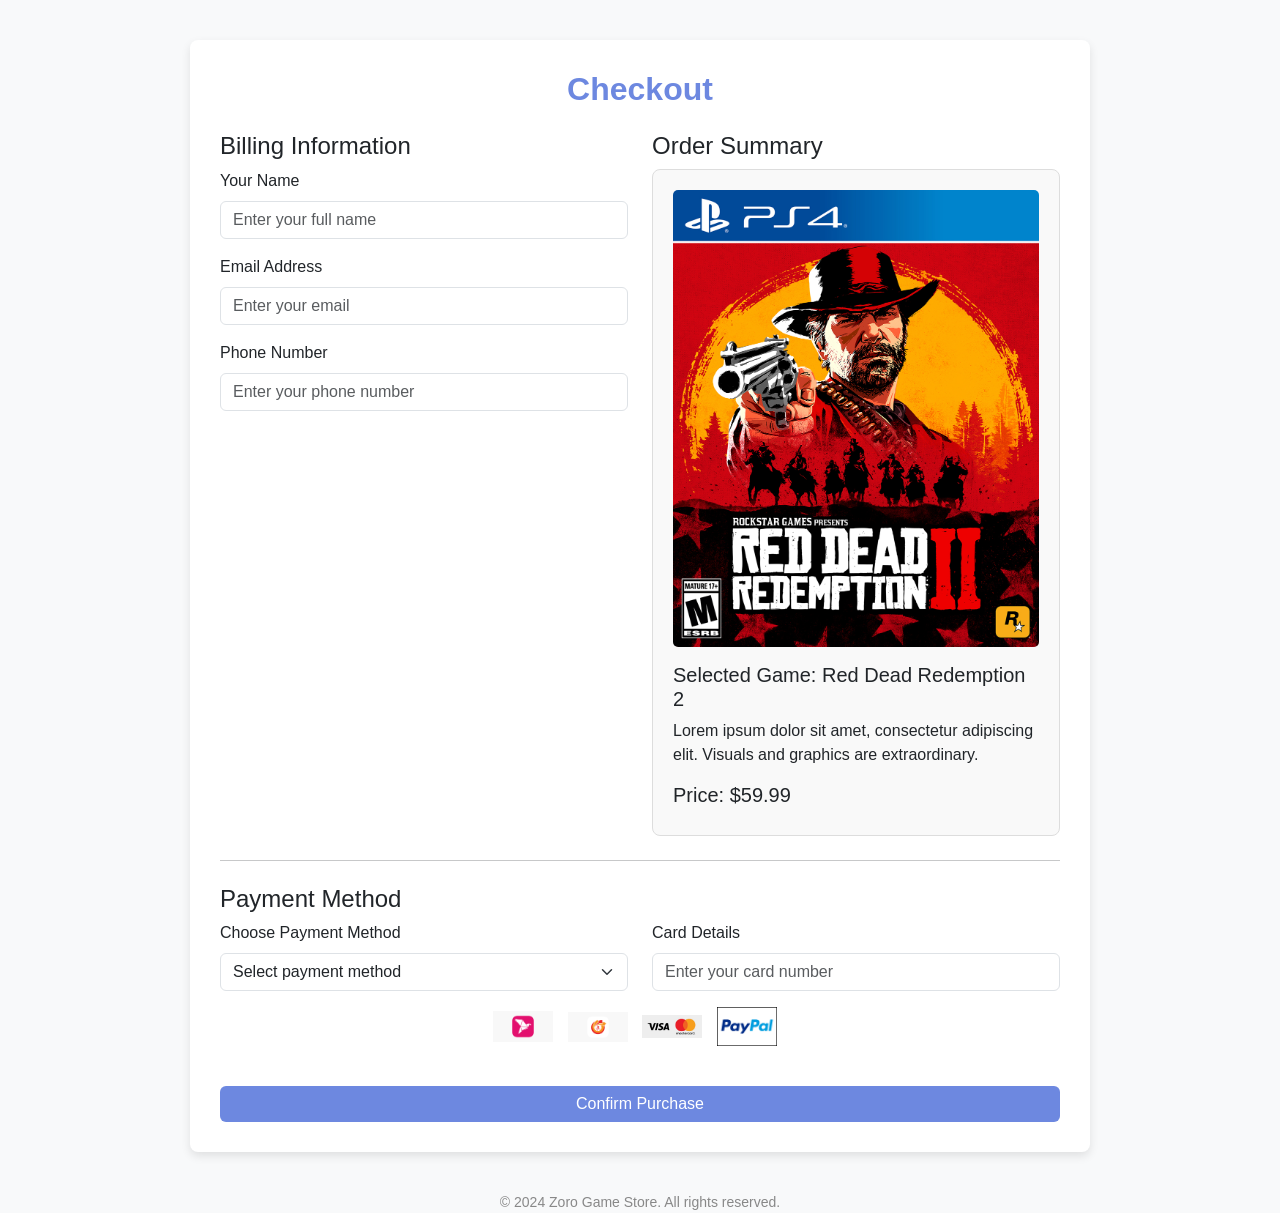
<file: buynow.html>
<!doctype html>
<html lang="en">

<head>
    <meta charset="utf-8">
    <meta name="viewport" content="width=device-width, initial-scale=1">
    <link rel="stylesheet" href="buynow1.css">
    <link href="https://cdn.jsdelivr.net/npm/bootstrap@5.3.0/dist/css/bootstrap.min.css" rel="stylesheet"
      integrity="sha384-9ndCyUaIbzAi2FUVXJi0CjmCapSmO7SnpJef0486qhLnuZ2cdeRhO02iuK6FUUVM" crossorigin="anonymous" />
    <link rel="stylesheet" href="buynow1.css" />
    <script src="https://cdn.jsdelivr.net/npm/bootstrap@5.3.0/dist/js/bootstrap.bundle.min.js"
      integrity="sha384-geWF76RCwLtnZ8qwWowPQNguL3RmwHVBC9FhGdlKrxdiJJigb/j/68SIy3Te4Bkz"
      crossorigin="anonymous"></script>
</head>

<body>

    <div class="container checkout-container">
      <h2 class="text-center mb-4">Checkout</h2>
        <form method="POST" action="process_payment.php">
          <!-- Billing Information -->
          <div class="row">
            <div class="col-md-6">
              <h4>Billing Information</h4>
              <div class="mb-3">
                <label for="buyerName" class="form-label">Your Name</label>
                <input type="text" class="form-control" id="buyerName" name="buyerName" placeholder="Enter your full name" required>
              </div>
              <div class="mb-3">
                <label for="email" class="form-label">Email Address</label>
                <input type="email" class="form-control" id="email" name="email" placeholder="Enter your email" required>
              </div>
              <div class="mb-3">
                <label for="phone" class="form-label">Phone Number</label>
                <input type="tel" class="form-control" id="phone" name="phone" placeholder="Enter your phone number" required>
              </div>
            </div>
        
            <!-- Order Summary -->
            <div class="col-md-6">
              <h4>Order Summary</h4>
              <div class="checkout-summary">
                <img id="gameImage" src="img/rdr.jpg" alt="Game Thumbnail">
                <h5 id="gameTitle" class="mt-3">Selected Game: Red Dead Redemption 2</h5>
                <p id="gameDescription">Lorem ipsum dolor sit amet, consectetur adipiscing elit. Visuals and graphics are extraordinary.</p>
                <h5 class="mt-3">Price: <span id="gamePrice">$59.99</span></h5>
                <!-- Hidden inputs to pass game details to the PHP script -->
                <input type="hidden" name="gameName" value="Red Dead Redemption 2">
                <input type="hidden" name="gamePrice" value="59.99">
              </div>
            </div>
          </div>
        
          <hr class="my-4">
        
          <!-- Payment Section -->
          <h4>Payment Method</h4>
          <div class="row">
            <div class="col-md-6 mb-3">
              <label for="paymentMethod" class="form-label">Choose Payment Method</label>
              <select class="form-select" id="paymentMethod" name="paymentMethod" required>
                <option value="" selected disabled>Select payment method</option>
                <option value="bkash">bKash</option>
                <option value="nagad">Nagad</option>
                <option value="creditCard">Credit Card</option>
                <option value="paypal">PayPal</option>
              </select>
            </div>
            <div class="col-md-6 mb-3">
              <label for="cardDetails" class="form-label">Card Details</label>
              <input type="text" class="form-control" id="cardDetails" name="cardDetails" placeholder="Enter your card number">
            </div>
          </div>
        
          <!-- Payment Icons -->
          <div class="payment-methods text-center mb-4">
            <img src="img/bkash.png" alt="bKash">
            <img src="img/nagad.png" alt="Nagad">
            <img src="img/visa.jpg" alt="Visa">
            <img src="img/paypal.png" alt="PayPal">
          </div>
        
          <!-- Submit Button -->
          <button type="submit" class="btn btn-primary w-100 mt-3">Confirm Purchase</button>
        </form>
        
    </div>
    
      <footer>
        &copy; 2024 Zoro Game Store. All rights reserved.
      </footer>
    
      <!-- JavaScript -->
      <script>
        // Dynamically set game details from query parameters
        const urlParams = new URLSearchParams(window.location.search);
        const gameName = urlParams.get('game');
        const gamePrice = urlParams.get('price');
        const gameImage = urlParams.get('image');
        const gameDescription = urlParams.get('description');
    
        if (gameName) {
          document.getElementById('gameTitle').innerText = `Selected Game: ${gameName}`;
        }
    
        if (gamePrice) {
          document.getElementById('gamePrice').innerText = `$${gamePrice}`;
        }
    
        if (gameImage) {
          document.getElementById('gameImage').src = gameImage;
        }
    
        if (gameDescription) {
          document.getElementById('gameDescription').innerText = gameDescription;
        }
    
        // Enable tooltips
        const tooltipTriggerList = document.querySelectorAll('[data-bs-toggle="tooltip"]');
        const tooltipList = [...tooltipTriggerList].map(tooltipTriggerEl => new bootstrap.Tooltip(tooltipTriggerEl));
      </script>
      <script src="https://cdn.jsdelivr.net/npm/bootstrap@5.3.0/dist/js/bootstrap.bundle.min.js"
        integrity="sha384-kenU1KFdBIe4zVF0s0G1M5b4hcpxyD9F7jL+FZx5nQ1z8A4I8ZH8zRBfWEeUpFm0" crossorigin="anonymous"></script>



  </body>

</html>
</file>
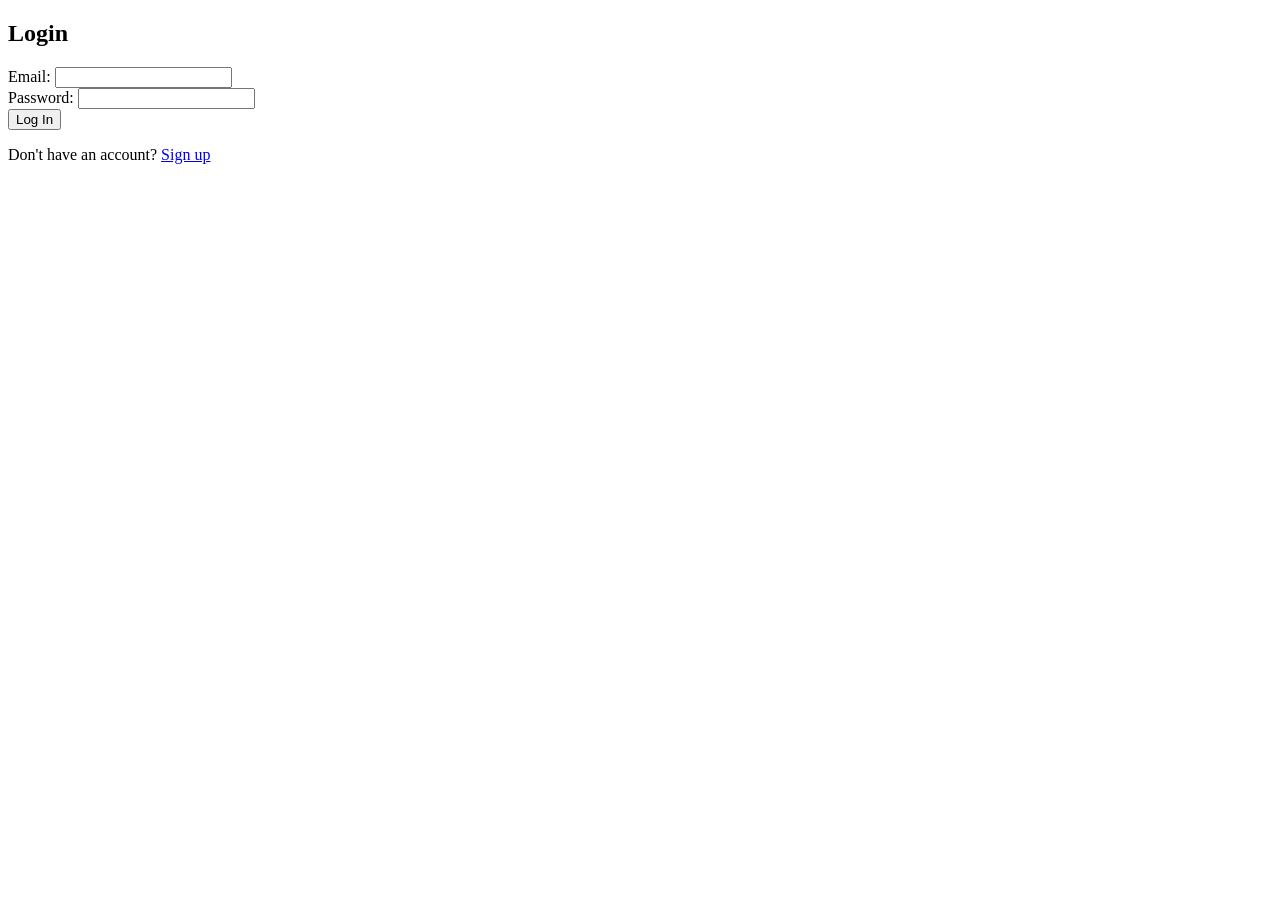
<file: login.html>
<!DOCTYPE html>
<html lang="en">
<head>
    <meta charset="UTF-8">
    <meta name="viewport" content="width=device-width, initial-scale=1.0">
    <title>Login</title>
</head>
<body>

<h2>Login</h2>



<form method="POST" action="">
    <label for="email">Email:</label>
    <input type="email" name="email" required><br>

    <label for="password">Password:</label>
    <input type="password" name="password" required><br>

    <button type="submit" name="submit">Log In</button>
</form>

<p>Don't have an account? <a href="signup.html">Sign up</a></p>

</body>
</html>
</file>
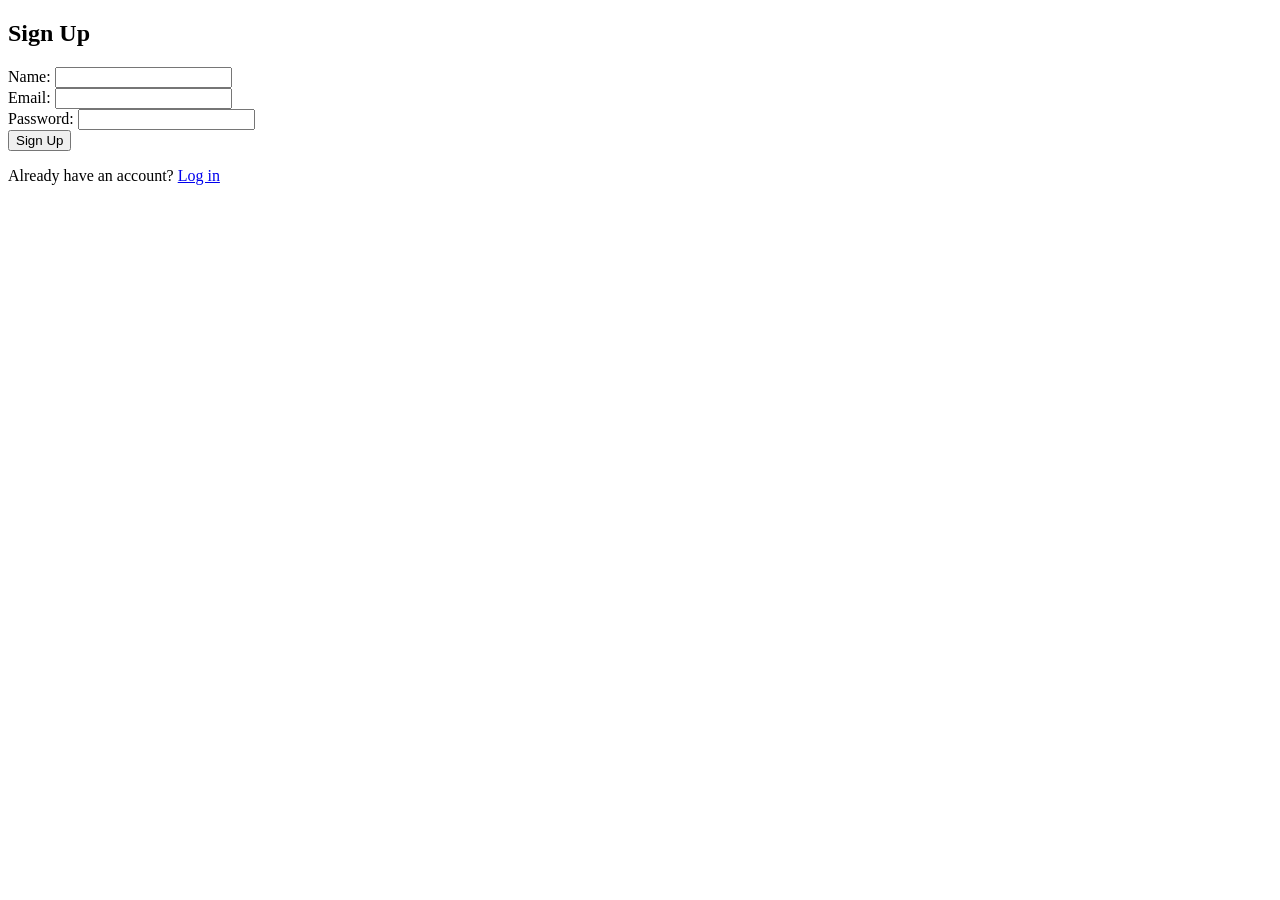
<file: signup.html>
<!DOCTYPE html>
<html lang="en">
<head>
    <meta charset="UTF-8">
    <meta name="viewport" content="width=device-width, initial-scale=1.0">
    <title>Sign Up</title>
</head>
<body>

<h2>Sign Up</h2>

<form method="POST" action="">
    <label for="name">Name:</label>
    <input type="text" name="name" required><br>

    <label for="email">Email:</label>
    <input type="email" name="email" required><br>

    <label for="password">Password:</label>
    <input type="password" name="password" required><br>

    <button type="submit" name="submit">Sign Up</button>
</form>

<p>Already have an account? <a href="login.html">Log in</a></p>

</body>
</html>
</file>
<file: buynow1.css>
body {
  font-family: 'Poppins', sans-serif;
  background-color: #f8f9fa;
}

.checkout-container {
  max-width: 900px;
  margin: 40px auto;
  padding: 30px;
  background-color: white;
  box-shadow: 0 4px 10px rgba(0, 0, 0, 0.1);
  border-radius: 8px;
}

h2 {
  font-weight: bold;
  color: #6d88e0;
}

.form-control:focus {
  border-color: #6d88e0;
  box-shadow: 0 0 0 0.2rem rgba(109, 136, 224, 0.25);
}

.btn-primary {
  background-color: #6d88e0;
  border: none;
}

.btn-primary:hover {
  background-color: #5a76c8;
}

.checkout-summary {
  border: 1px solid #ddd;
  border-radius: 8px;
  padding: 20px;
  background-color: #f9f9f9;
}

.checkout-summary img {
  max-width: 100%;
  border-radius: 5px;
}

.payment-methods img {
  max-width: 60px;
  margin-right: 10px;
  cursor: pointer;
}

.tooltip-inner {
  background-color: #6d88e0;
}

.tooltip-arrow {
  color: #6d88e0;
}

footer {
  margin-top: 20px;
  text-align: center;
  font-size: 14px;
  color: #888;
}
</file>
